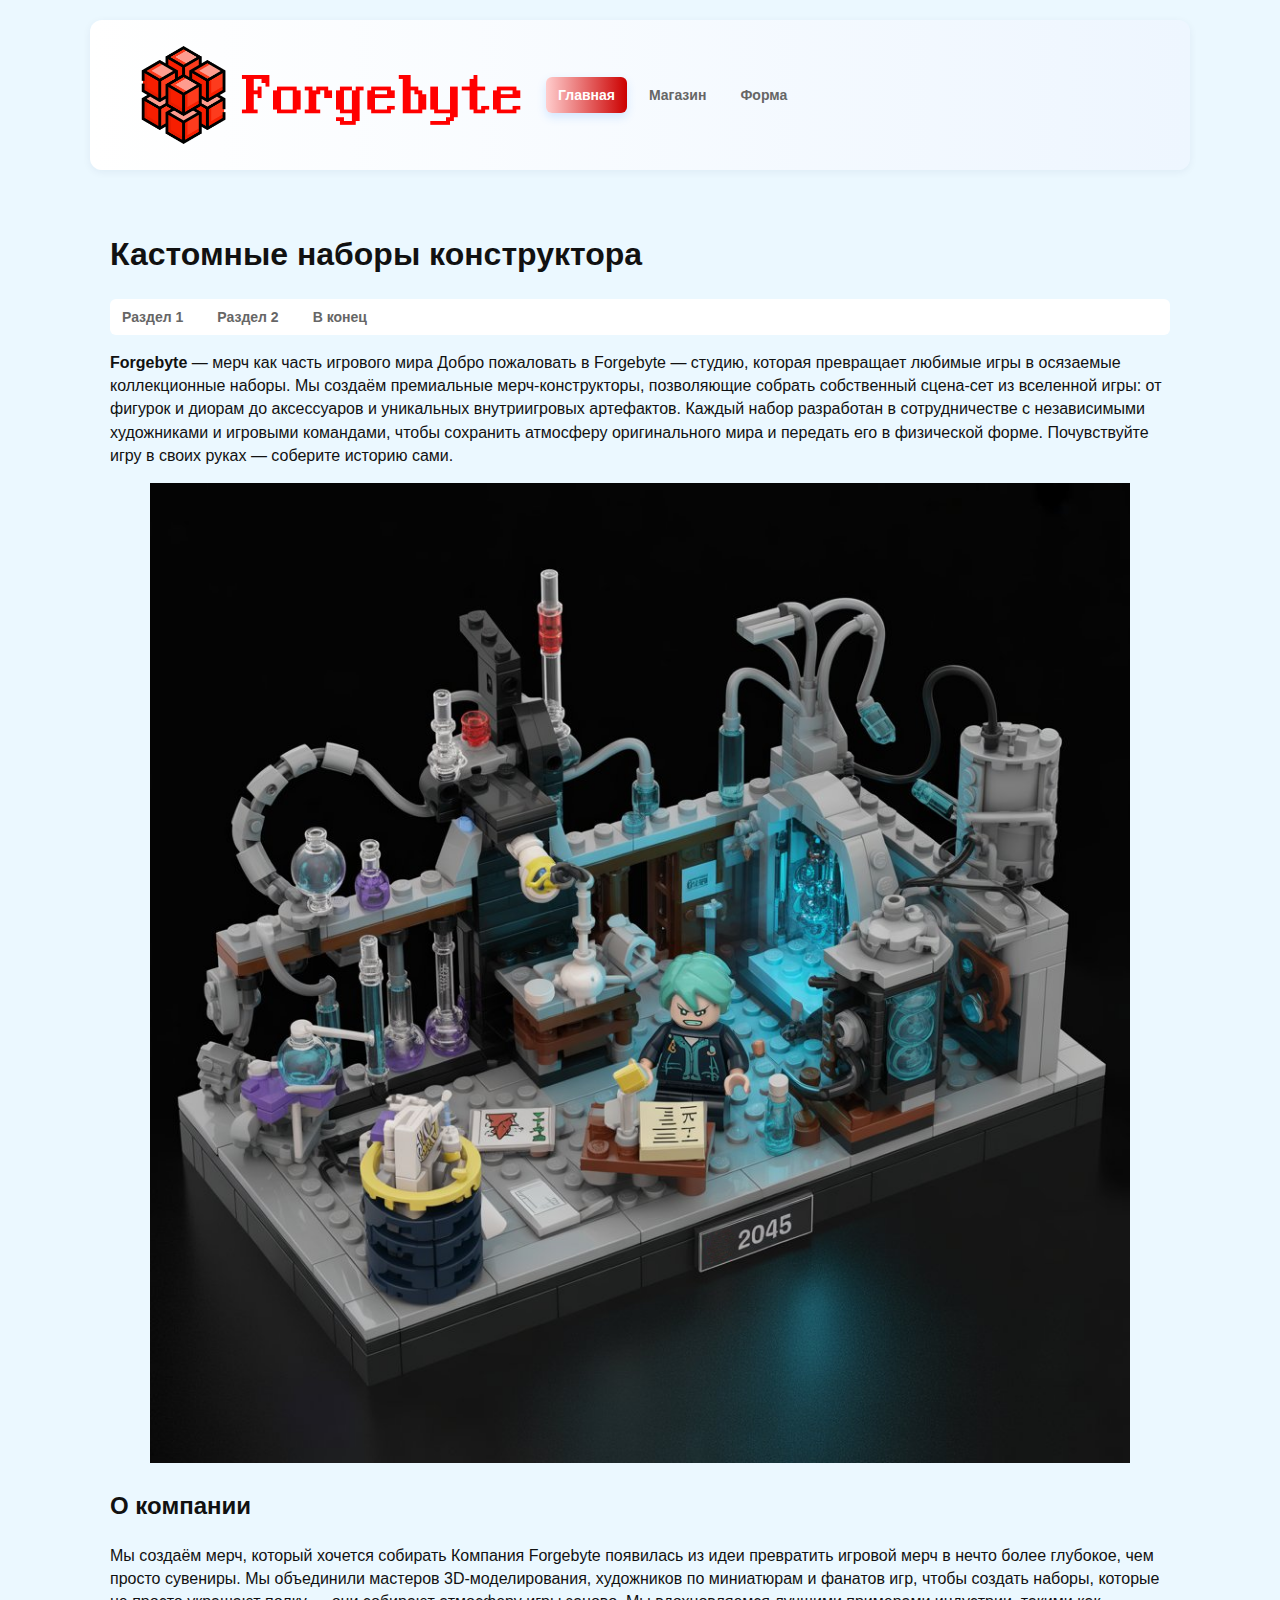
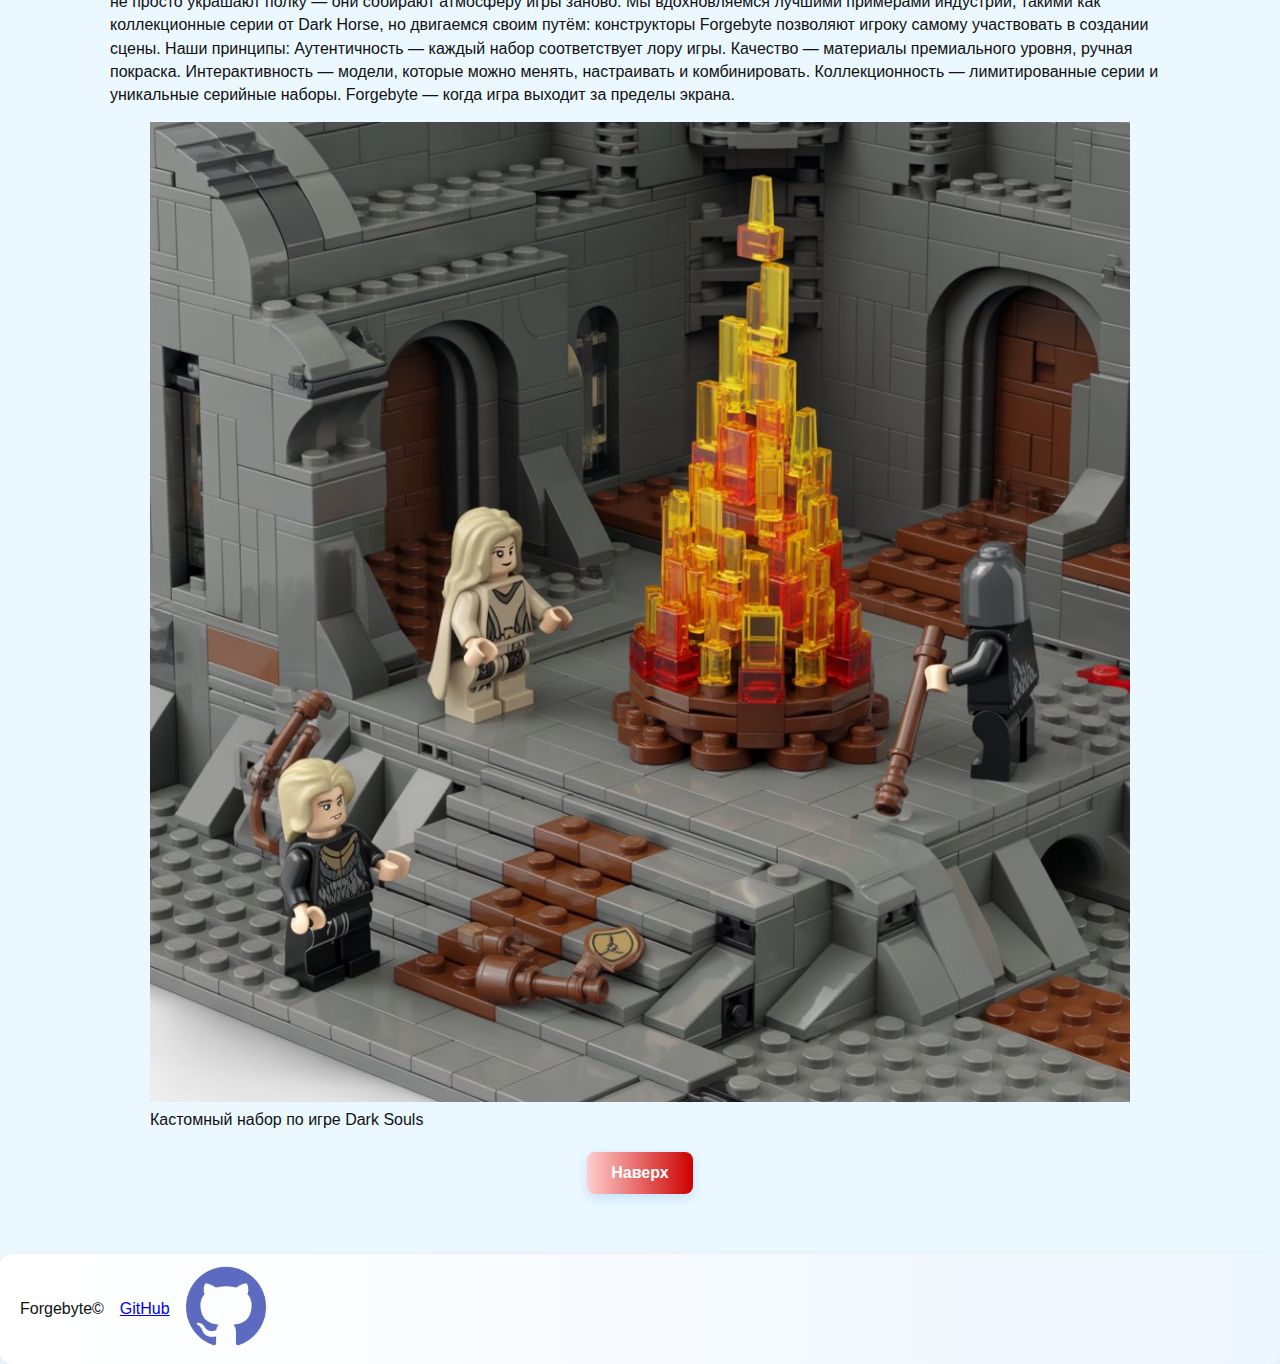
<file: index.html>
<!DOCTYPE html>
<html lang="en">

<head>
    <meta charset="UTF-8">
    <meta name="viewport" content="width=device-width, initial-scale=1.0">
    <title>Forgebyte</title>
    <link rel="stylesheet" href="styles.css">
</head>
  
<body>

    <header class="header container" id="sect0">
    <div class="header__inner">

        <!-- ЛОГОТИП -->
        <div class="logo">
            <a href="https://design.hse.ru/">
                <img src="Forgebyte_logo.png" alt="Логотип">
            </a>
        </div>

        <!-- БУРГЕР -->
        <button class="burger-btn" aria-label="Открыть меню" aria-expanded="false">
            <span></span>
            <span></span>
            <span></span>
        </button>

        <!-- НАВИГАЦИЯ -->
        <nav class="main-nav">
            <a href="index.html" class="active" >Главная</a>
            <a href="shop.html"  >Магазин</a>
            <a href="form.html">Форма</a>
            
        </nav>

    </div>
</header>

<main class="container">
    <h1>Кастомные наборы конструктора</h1>
    <nav class="local-nav">
        <a href="#sect1">Раздел 1</a>
        <a href="#sect2">Раздел 2</a>
        <a href="#sect3">В конец</a>
    </nav>

    <section id="sect1">
        <p><b>Forgebyte</b> — мерч как часть игрового мира

            Добро пожаловать в Forgebyte — студию, которая превращает любимые игры в осязаемые коллекционные наборы.
            Мы создаём премиальные мерч-конструкторы, позволяющие собрать собственный сцена-сет из вселенной игры:
            от фигурок и диорам до аксессуаров и уникальных внутриигровых артефактов.

            Каждый набор разработан в сотрудничестве с независимыми художниками и игровыми командами, чтобы
            сохранить атмосферу оригинального мира и передать его в физической форме.

            Почувствуйте игру в своих руках — соберите историю сами.</p>
         <figure> <img src="labratory.png" alt="Набор лаборатория"> </figure>
    </section>
    <section id="sect2">
        <h2>О компании</h2>
        Мы создаём мерч, который хочется собирать

        Компания Forgebyte появилась из идеи превратить игровой мерч в нечто более глубокое, чем просто сувениры.
        Мы объединили мастеров 3D-моделирования, художников по миниатюрам и фанатов игр, чтобы создать наборы,
        которые не просто украшают полку — они собирают атмосферу игры заново.

        Мы вдохновляемся лучшими примерами индустрии, такими как коллекционные серии от Dark Horse, но двигаемся
        своим путём:
        конструкторы Forgebyte позволяют игроку самому участвовать в создании сцены.

        Наши принципы:

        Аутентичность — каждый набор соответствует лору игры.

        Качество — материалы премиального уровня, ручная покраска.

        Интерактивность — модели, которые можно менять, настраивать и комбинировать.

        Коллекционность — лимитированные серии и уникальные серийные наборы.

        Forgebyte — когда игра выходит за пределы экрана.
    </section>
    <section id="sect3">
<figure> 
    <img src="CazAhLOiTc-lMwzcQhW5ig.png" alt=" Набор Dark Souls">
    <figcaption> Кастомный набор по игре Dark Souls</figcaption>
</figure>
    </section>

<button class="up-btn">
     <a href="#sect0">Наверх</a>
</button>
</main>



<footer>
    <p>Forgebyte©</p>
     <a href="https://github.com/walliesent" target="_blank">GitHub</a>
     <a href="https://github.com/walliesent" target="_blank">
     <img src="github.png" alt="github" class="footerLogo"> 
     </a>
</footer>

<script src="script.js"></script>

</body>
</html>
</file>
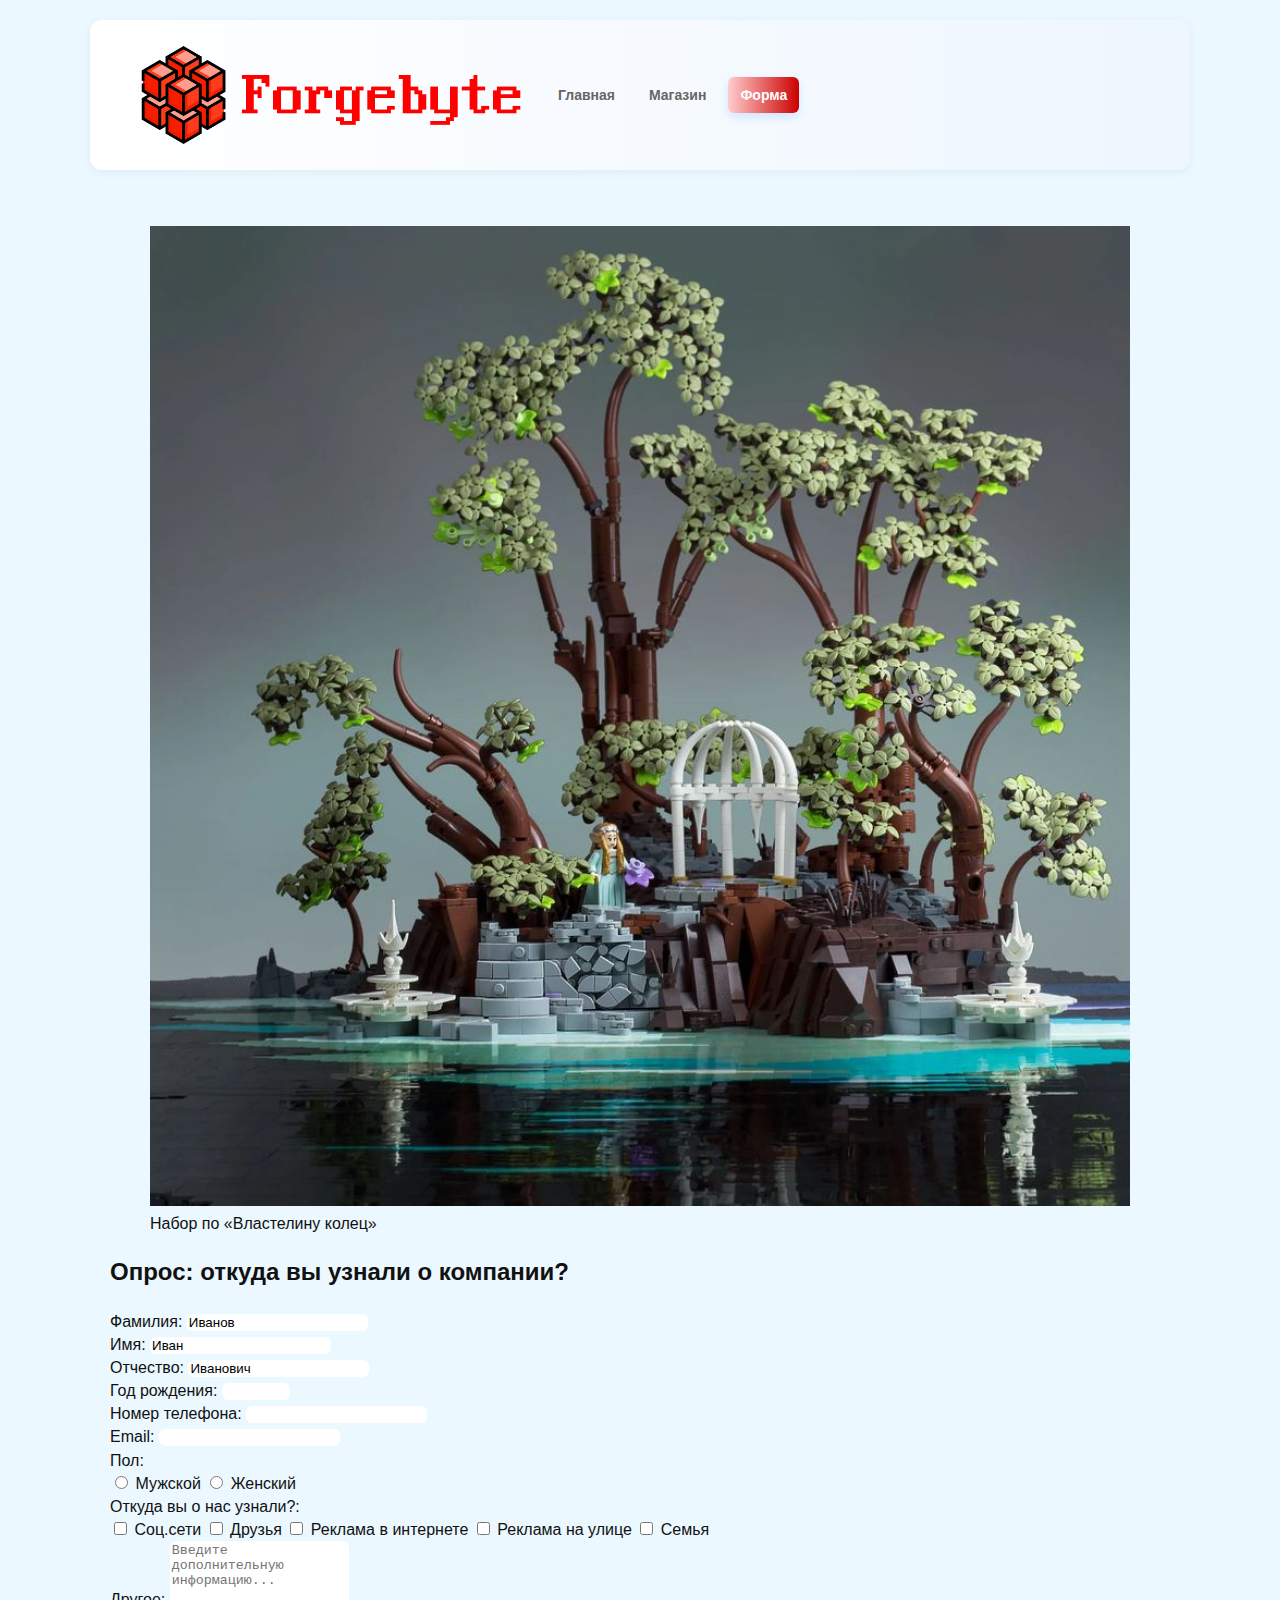
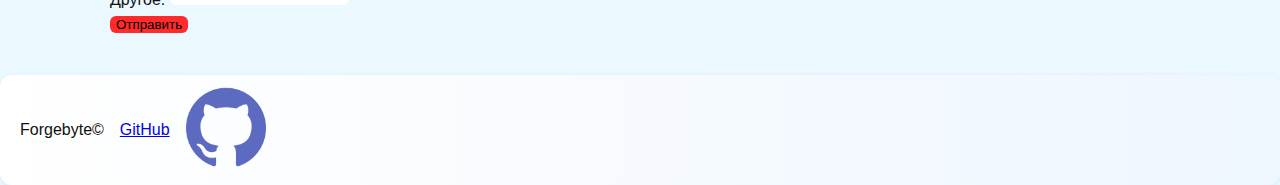
<file: form.html>
<!DOCTYPE html>
<html lang="en">
<head>
    <meta charset="UTF-8">
    <meta name="viewport" content="width=device-width, initial-scale=1.0">
    <title>Форма</title>
    <link rel="stylesheet" href="styles.css">
</head>



<body>
    <header class="header container" id="sect0">
    <div class="header__inner">

        <!-- ЛОГОТИП -->
        <div class="logo">
            <a href="https://design.hse.ru/">
                <img src="Forgebyte_logo.png" alt="Логотип">
            </a>
        </div>

        <!-- БУРГЕР -->
        <button class="burger-btn" aria-label="Открыть меню" aria-expanded="false">
            <span></span>
            <span></span>
            <span></span>
        </button>

        <!-- НАВИГАЦИЯ -->
        <nav class="main-nav">
            <a href="index.html" >Главная</a>
            <a href="shop.html">Магазин</a>
            <a href="form.html" class="active">Форма</a>
            
        </nav>

    </div>
</header>

     <main class="container">

<figure> <img src="trees.jpg" alt="картинка">
<figcaption>Набор по «Властелину колец»</figcaption></figure>
    <div class="form-container">
        <h2>Опрос: откуда вы узнали о компании?</h2>
         <form action="https://www.ya.ru" id="UserEnter" name="UserEnter" target="_blank">
           
            <div class="form-group">
                <label for="lastName">Фамилия:</label>
                <input type="text" id="lastName" name="lastName" value="Иванов" required>
            </div>
            
            <div class="form-group">
                <label for="firstName">Имя:</label>
                <input type="text" id="firstName" name="firstName" value="Иван" required>
            </div>
            
            <div class="form-group">
                <label for="middleName">Отчество:</label>
                <input type="text" id="middleName" name="middleName" value="Иванович" required>
            </div>
            
            <div class="form-group">
                <label for="birthYear">Год рождения:</label>
                <input type="number" id="birthYear" name="birthYear" min="1900" max="2024" required>
            </div>
            
              <div class="form-group">
                <label for="number"> Номер телефона:</label>
                <input type="tel" id="tel" name="tel" required>
            </div>
           
            <div class="form-group">
                <label for="email">Email:</label>
                <input type="email" id="email" name="email" required>
            </div>
            
            
            <div class="form-group">
                <label>Пол:</label>
                <div class="radio-group">
                    <label>
                        <input type="radio" name="gender" value="male" required>
                        Мужской
                    </label>
                    <label>
                        <input type="radio" name="gender" value="female">
                        Женский
                    </label>
                </div>
            </div>
            
           
            <div class="form-group">
                <label>Откуда вы о нас узнали?:</label>
                <div class="flex-container">
                    <label class="flex-item">
                        <input type="checkbox" name="interests" value="sports">
                      Соц.сети
                    </label>
                    <label class="flex-item">
                        <input type="checkbox" name="interests" value="music">
                        Друзья
                    </label>
                    <label class="flex-item">
                        <input type="checkbox" name="interests" value="books">
                    Реклама в интернете
                    </label>
                    <label class="flex-item">
                        <input type="checkbox" name="interests" value="travel">
                        Реклама на улице
                    </label>
                    <label class="flex-item">
                        <input type="checkbox" name="interests" value="technology">
                        Семья
                    </label>
                </div>
            </div>
            
           
            <div class="form-group">
                <label for="comments">Другое:</label>
                <textarea id="comments" name="comments" rows="4" placeholder="Введите дополнительную информацию..."></textarea>
            </div>
            
            
             <button type="Submit" name="submit"  value="Отправить">Отправить</button>
        </form>
        </main>

  
   

 
  <footer>
    <p>Forgebyte©</p>
     <a href="https://github.com/walliesent" target="_blank">GitHub</a>
     <a href="https://github.com/walliesent" target="_blank">
     <img src="github.png" alt="github" class="footerLogo"> 
     </a>
</footer>
   <script src="script.js"></script>
</body>
</html>
</file>
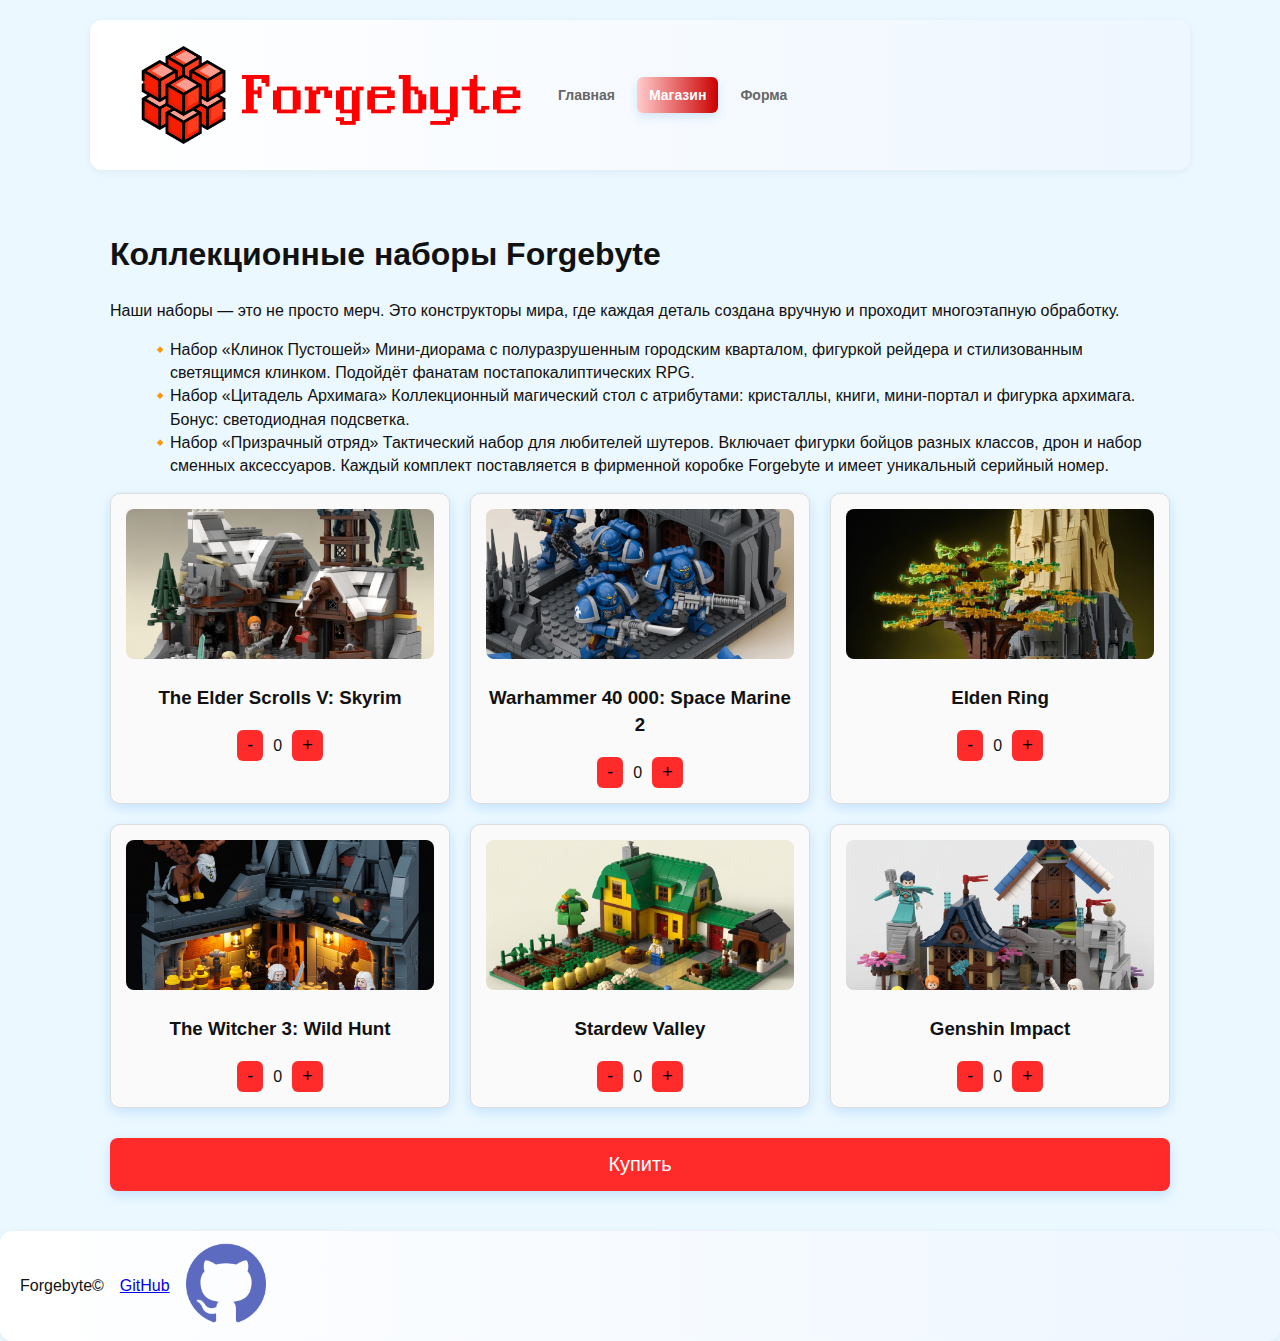
<file: shop.html>
<!DOCTYPE html>
<html lang="en">

<head>
  <meta charset="UTF-8">
  <meta name="viewport" content="width=device-width, initial-scale=1.0">
  <title>Магазин</title>
  <link rel="stylesheet" href="styles.css">
</head>


<body>
  <header class="header container" id="sect0">
    <div class="header__inner">

        <!-- ЛОГОТИП -->
        <div class="logo">
            <a href="https://design.hse.ru/">
                <img src="Forgebyte_logo.png" alt="Логотип">
            </a>
        </div>

        <!-- БУРГЕР -->
        <button class="burger-btn" aria-label="Открыть меню" aria-expanded="false">
            <span></span>
            <span></span>
            <span></span>
        </button>

        <!-- НАВИГАЦИЯ -->
        <nav class="main-nav">
            <a href="index.html" >Главная</a>
            <a href="shop.html" class="active" >Магазин</a>
            <a href="form.html">Форма</a>
            
        </nav>

    </div>
</header>

  <main class="container">
    <section>
      <h1>Коллекционные наборы Forgebyte</h1>
      <p>

        Наши наборы — это не просто мерч. Это конструкторы мира, где каждая деталь создана вручную и проходит
        многоэтапную обработку.
      <ul> <li>
         Набор «Клинок Пустошей»

        Мини-диорама с полуразрушенным городским кварталом, фигуркой рейдера и стилизованным светящимся клинком.
        Подойдёт фанатам постапокалиптических RPG.</li>

        <li> Набор «Цитадель Архимага»

        Коллекционный магический стол с атрибутами: кристаллы, книги, мини-портал и фигурка архимага.
        Бонус: светодиодная подсветка.</li>

         <li> Набор «Призрачный отряд»

        Тактический набор для любителей шутеров. Включает фигурки бойцов разных классов, дрон и набор сменных
        аксессуаров.

        Каждый комплект поставляется в фирменной коробке Forgebyte и имеет уникальный серийный номер.</li>
      </ul>
      </p>
    </section>
    <section>
      <div id="products" class="products"></div>

      <form id="orderForm" action="https://www.ya.ru" method="GET" target="_blank"></form>

      <button id="buyBtn" class="buy-btn">Купить</button>
    </section>
  </main>

  
  
  <footer>
    <p>Forgebyte©</p>
     <a href="https://github.com/walliesent" target="_blank">GitHub</a>
     <a href="https://github.com/walliesent" target="_blank">
     <img src="github.png" alt="github" class="footerLogo"> 
     </a>
</footer>
  <script src="script.js"></script>
</body>

</html>
</file>
<file: styles.css>
:root  {
    --accent: #ffcdcd;
    --accent-dark: #cc0000;
    --muted: #666;
    --bg: #f7f9fc;
    --card: #fff;
}

* { box-sizing: border-box; }

body {
    font-family: Inter, "Segoe UI", Roboto, Arial, sans-serif;
    margin: 0; 
    background: var(--bg);
    color: #111; 
    line-height: 1.45;
    background-color: rgb(235, 248, 255);
}

img {
    width: 100%;
    height: 100%;
}

.container {
    max-width: 1100px; 
    margin: 20px auto;
    padding: 20px;
}

/* хедер */
.header {
    display: flex;
    align-items: center;
    gap: 16px; 
    padding: 12px 20px;
    background: linear-gradient(90deg, var(--card), #eef6ff);
    border-radius: 12px;
    box-shadow: 0 2px 8px rgba(15, 30, 80, 0.06);
}

.header__inner {
    display: flex;
    align-items: center;
    justify-content: space-between;
    gap: 16px;
    padding: 12px 20px;
}

/* основное лого на главной */
.logo img {
    display: flex;
    align-items: center;
    width: 400px;
    height: auto;
}

/* бургер */
.burger-btn {
    display: none; /* скрыт на больших экранах */
    flex-direction: column;
    justify-content: space-between;
    width: 30px;
    height: 21px;
    background: transparent;
    border: none;
    cursor: pointer;
    padding: 0;
    z-index: 100;
}

.burger-btn span {
    display: block;
    width: 100%;
    height: 3px;
    background-color: var(--muted);
    border-radius: 2px;
    transition: all 0.3s ease;
}

/* Анимация при открытом меню */
.burger-btn.active span:nth-child(1) {
    transform: translateY(9px) rotate(45deg);
}

.burger-btn.active span:nth-child(2) {
    opacity: 0;
}

.burger-btn.active span:nth-child(3) {
    transform: translateY(-9px) rotate(-45deg);
}

/* навигация */
.main-nav a {
    text-decoration: none;
    padding: 8px 12px;
    border-radius: 6px;
    color: var(--muted);
    font-weight: 600;
    font-size: 14px;
}

.main-nav a:hover {
    color: var(--accent);
    background: rgba(43, 140, 255, 0.06);
}

.main-nav a.active {
    background: linear-gradient(90deg, var(--accent), var(--accent-dark));
    color: #fff;
    box-shadow: 0 4px 10px rgba(43, 140, 255, 0.18);
}

/* локальная навигация на главнрой */
.local-nav {
    background-color: #fff;
    border-radius: 6px;
    display: flex;
    gap: 10px;
    flex-wrap: wrap;
    align-items: center;
}

.local-nav a {
    text-decoration: none;
    padding: 8px 12px;
    border-radius: 6px;
    color: var(--muted);
    font-weight: 600;
    font-size: 14px;
}

.local-nav a:hover {
    color: var(--accent);
    background: rgba(43, 140, 255, 0.06);
}

.local-nav a.active {
    background: linear-gradient(90deg, var(--accent), var(--accent-dark));
    color: #fff;
    box-shadow: 0 4px 10px rgba(43, 140, 255, 0.18);
}

/* UL LI стили */
ul li { 
    list-style: none; 
    position: relative; 
    padding-left: 20px; 
} 

ul li::before { 
    content: "🔸"; 
    position: absolute; 
    left: 0; 
}

/* МАГАЗИН */
.products {
  display: grid;
  grid-template-columns: repeat(3, 1fr);
  gap: 20px;
}

.card {
  border: 1px solid #ddd;
  border-radius: 10px;
  padding: 15px;
  text-align: center;
  background: #fafafa;
  box-shadow: 0 4px 12px rgba(43, 140, 255, 0.2);
transition: all 0.3s ease;
}

.card:hover {
  transform: translateY(-2px);
    box-shadow: 0 6px 16px rgba(43, 140, 255, 0.3);  
}

.card img {
  width: 100%;
  height: 150px;
  object-fit: cover;
  border-radius: 8px;
}

.counter {
  display: flex;
  justify-content: center;
  align-items: center;
  margin-top: 10px;
  gap: 10px;
}

.counter button {
  padding: 5px 10px;
  font-size: 18px;
  cursor: pointer;
}

.buy-btn {
  margin-top: 30px;
  padding: 15px;
  width: 100%;
  font-size: 20px;
  cursor: pointer;
  background: #ff2b2b;
  color: white;
  border: none;
  border-radius: 8px;
box-shadow: 0 4px 12px rgba(43, 140, 255, 0.2);
transition: all 0.3s ease;
}

.buy-btn:hover {
transform: translateY(-2px);
    box-shadow: 0 6px 16px rgba(43, 140, 255, 0.3);
}


/* футер */
footer {
    display: flex; 
    align-items: center;
    gap: 16px; 
    padding: 12px 20px;
    background: linear-gradient(90deg, var(--card), #eef6ff);
    border-radius: 12px;
    box-shadow: 0 2px 8px rgba(15, 30, 80, 0.06);
}

/* логотип в футере */
.footerLogo {

    width: 80px !important;
    height: auto !important;
   }


/* КНОПКА ВВЕРХ */
.up-btn {
    display: flex;
    justify-content: center; 
    align-items: center;
    margin: 20px auto; 
    padding: 12px 24px;
    background: linear-gradient(90deg, var(--accent), var(--accent-dark));
    color: white;
    border: none;
    border-radius: 8px;
    cursor: pointer;
    font-size: 16px;
    font-weight: 600;
    box-shadow: 0 4px 12px rgba(43, 140, 255, 0.2);
    transition: all 0.3s ease;
}

.up-btn a {
    color: white;
    text-decoration: none;
}

.up-btn:hover {
    transform: translateY(-2px);
    box-shadow: 0 6px 16px rgba(43, 140, 255, 0.3);
}

/* МЕДИА-ЗАПРОСЫ */

/* Мобильная навигация */
@media (max-width: 768px) {
    .header__inner {
        position: relative;
        padding: 10px 15px;
    }

    .logo img {
        width: 250px;
    }

    .burger-btn {
        display: flex;
    }

    .main-nav {
        position: fixed;
        top: 0;
        right: -100%;
        width: 250px;
        height: 100vh;
        background: var(--card);
        flex-direction: column;
        justify-content: flex-start;
        align-items: flex-start;
        padding: 80px 20px 20px;
        gap: 20px;
        box-shadow: -5px 0 15px rgba(0, 0, 0, 0.1);
        transition: right 0.3s ease;
        z-index: 99;
    }

    .main-nav.active {
        right: 0;
    }

    .main-nav a {
        width: 100%;
        padding: 12px 15px;
        font-size: 16px;
    }

    .main-nav::before {
        content: '';
        position: fixed;
        top: 0;
        left: 0;
        width: 100%;
        height: 100%;
        background: rgba(0,0,0,0.5);
        opacity: 0;
        visibility: hidden;
        transition: all 0.3s ease;
        z-index: -1;
    }

    .main-nav.active::before {
        opacity: 1;
        visibility: visible;
    }
}

/* Очень маленькие экраны */
@media (max-width: 480px) {
    .logo img {
        width: 200px;
    }

    .main-nav {
        width: 100%;
    }

    .main-nav.active {
        right: 0;
    }
}

/* Десктоп */
@media (min-width: 769px) {
    .main-nav {
        display: flex;
        gap: 10px;
        flex-wrap: wrap;
        align-items: center;
        position: static;
        height: auto;
    }

    .burger-btn {
        display: none;
    }
}



/* форма */
.form-container {
     font-family: Arial, Helvetica, sans-serif;
}

input {
    border-radius: 6px;
    border: none;
}

#comments {
    resize: none;
    border-radius: 6px;
    border: none;
}

button {
    border-radius: 6px;
    background-color: #ff2b2b;
    border: none;
}

/* Адаптив карточек */

@media (max-width: 1024px) {
    .products {
        grid-template-columns: repeat(2, 1fr); /* На планшетах */
    }
}

@media (max-width: 600px) {
    .products {
        grid-template-columns: 1fr; /* телефон */
        gap: 15px;
    }

    .card img {
        height: 200px; 
    }
}
</file>
